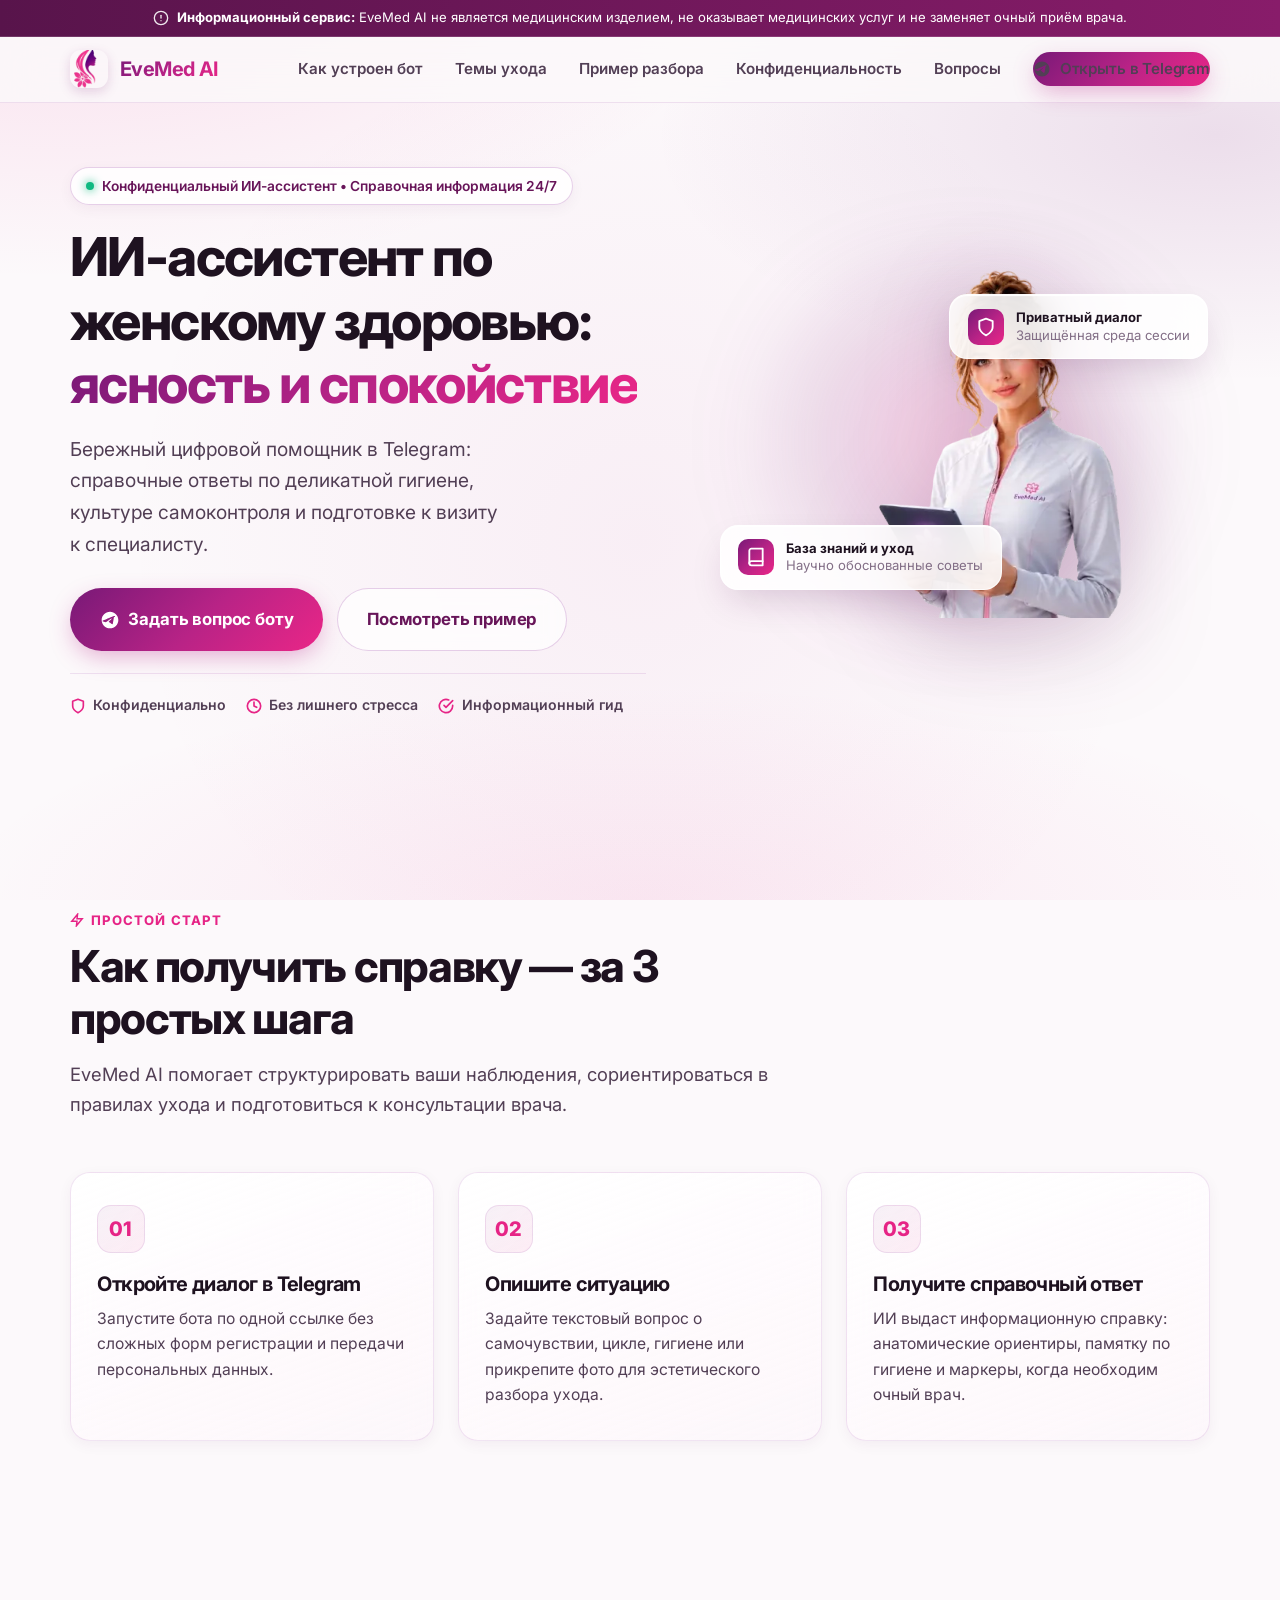
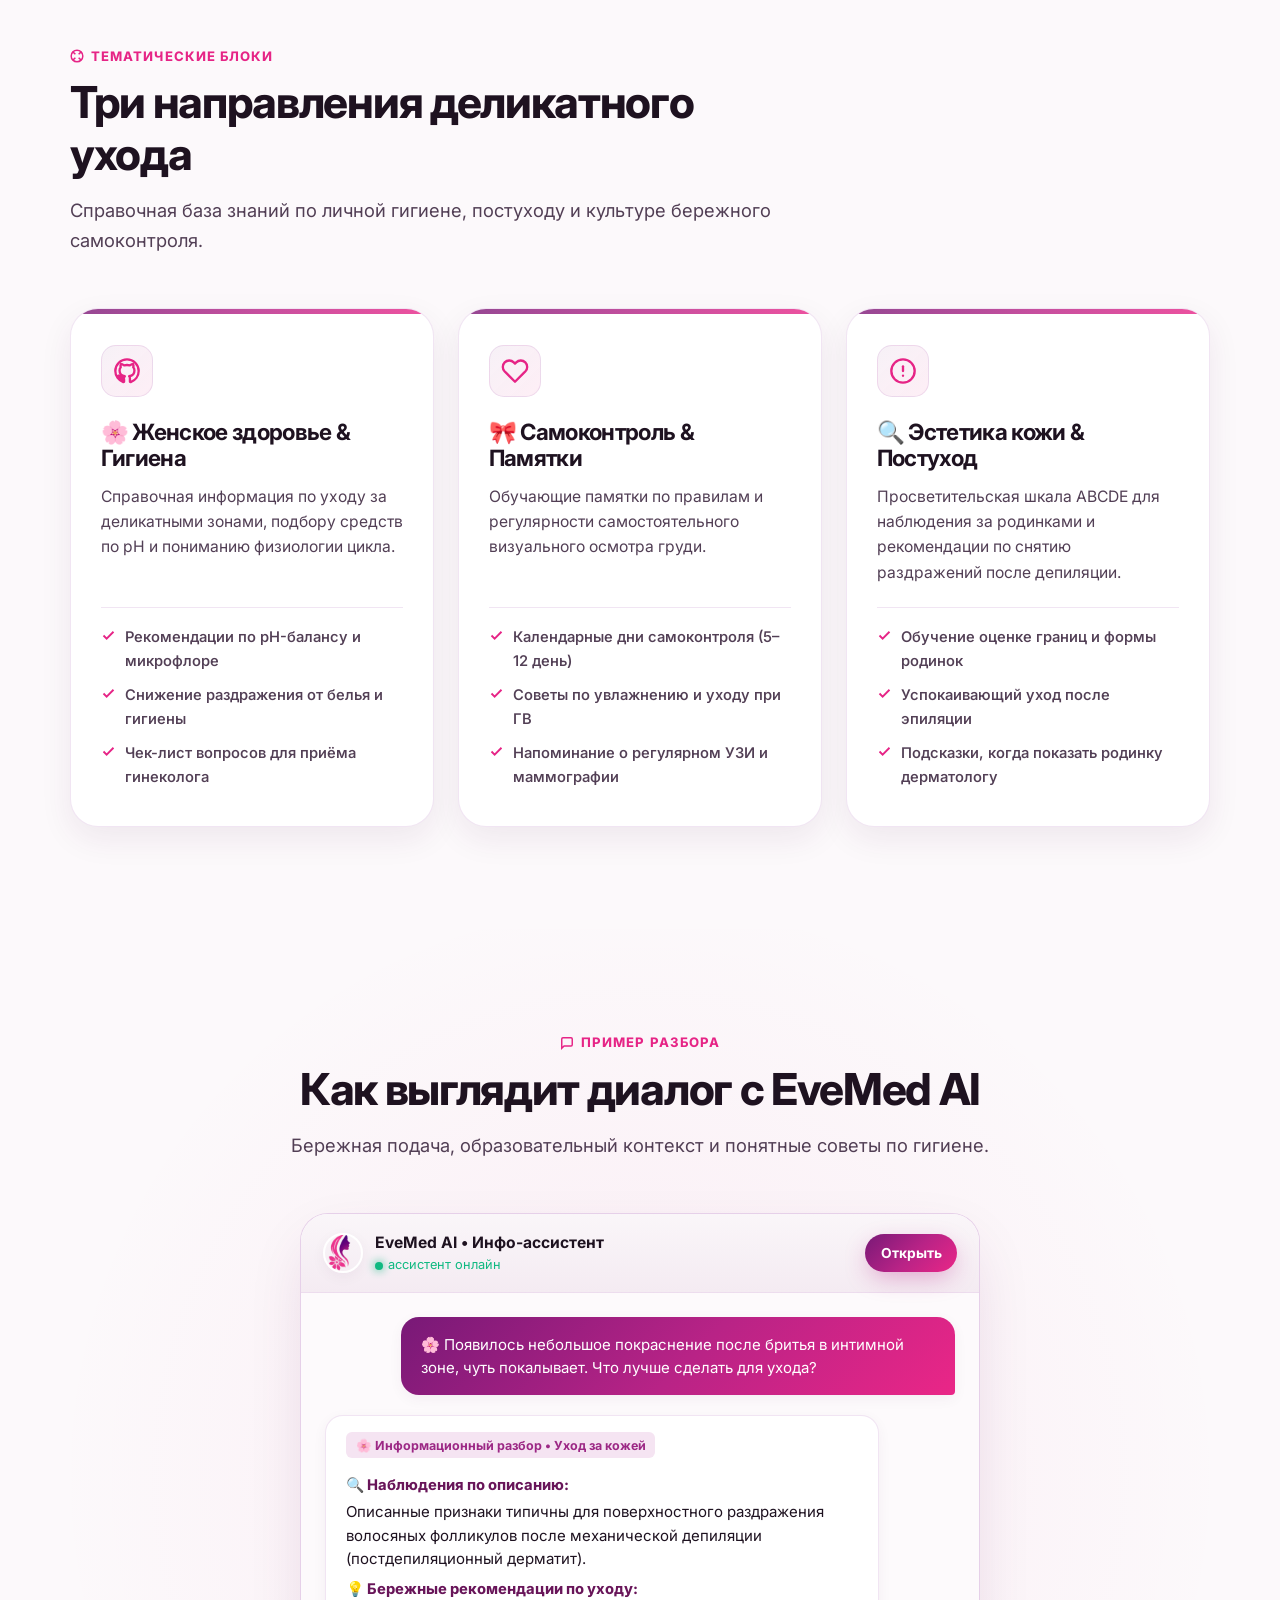
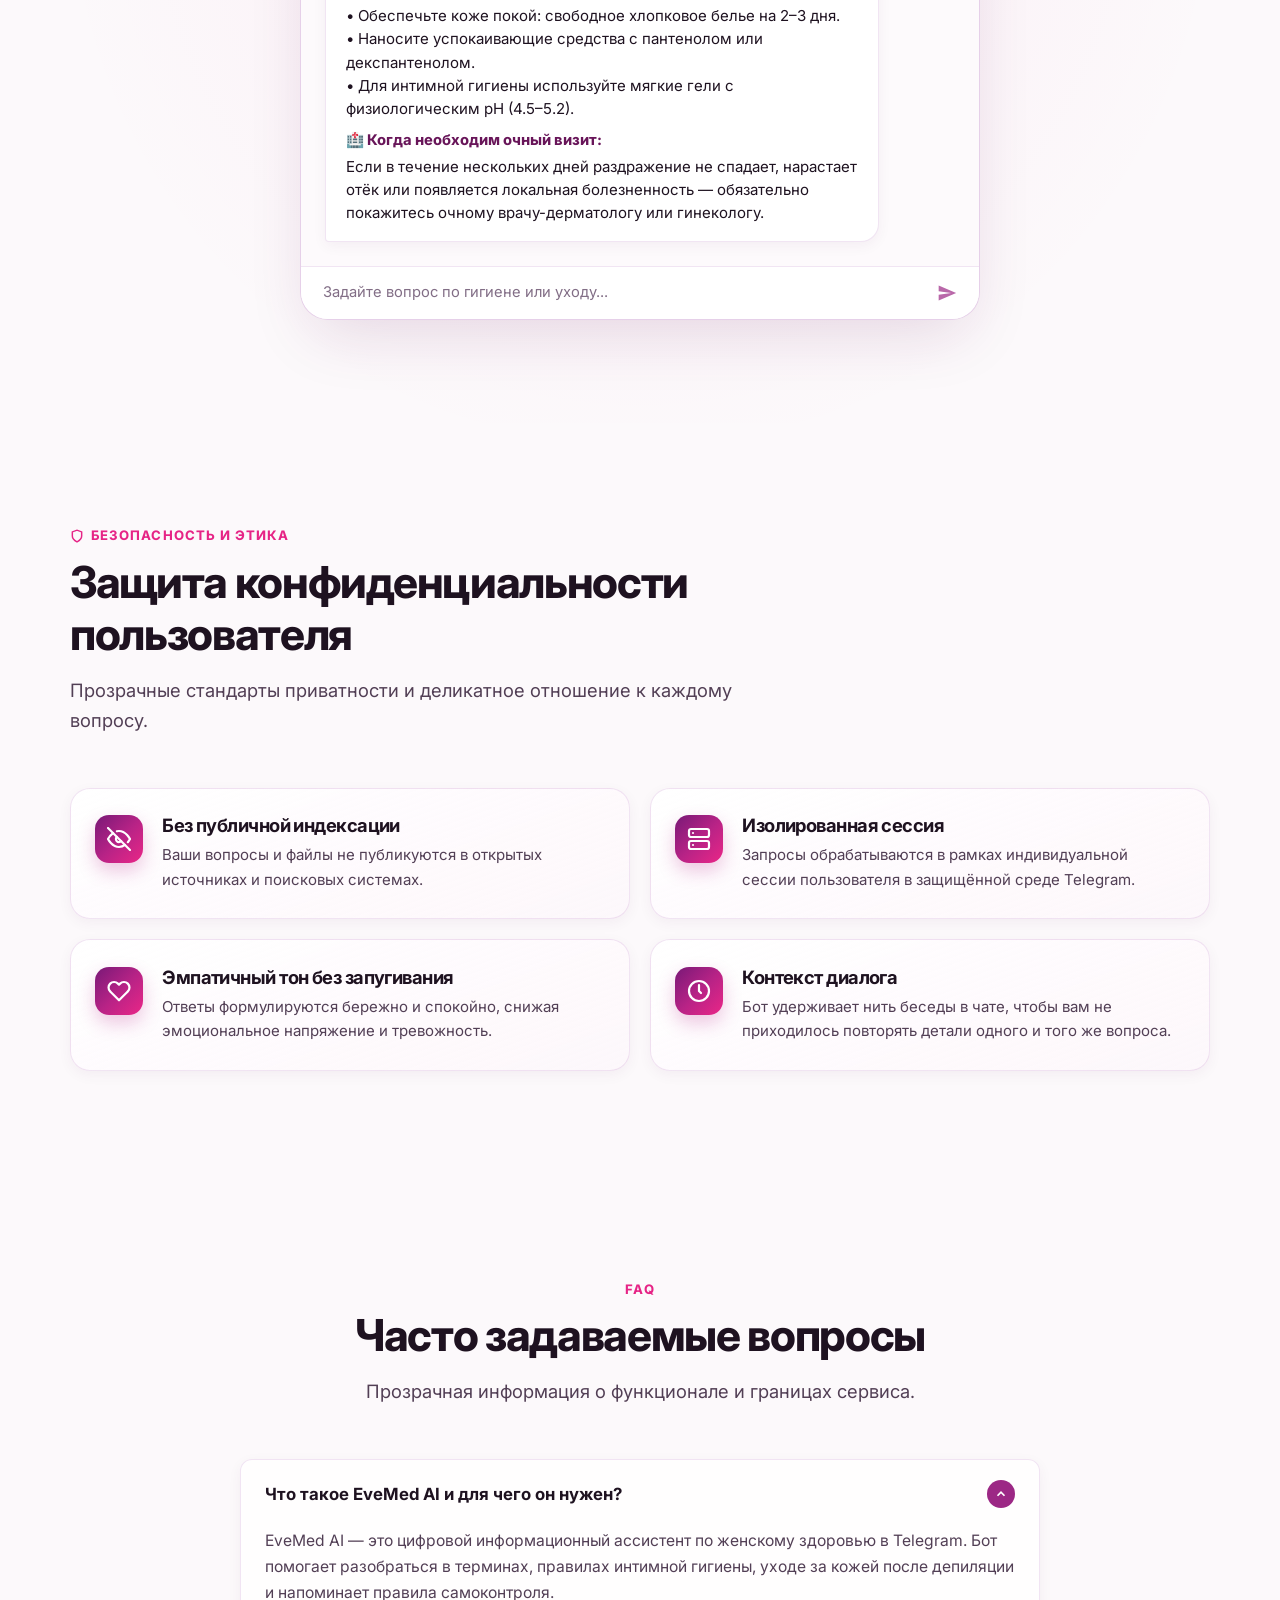
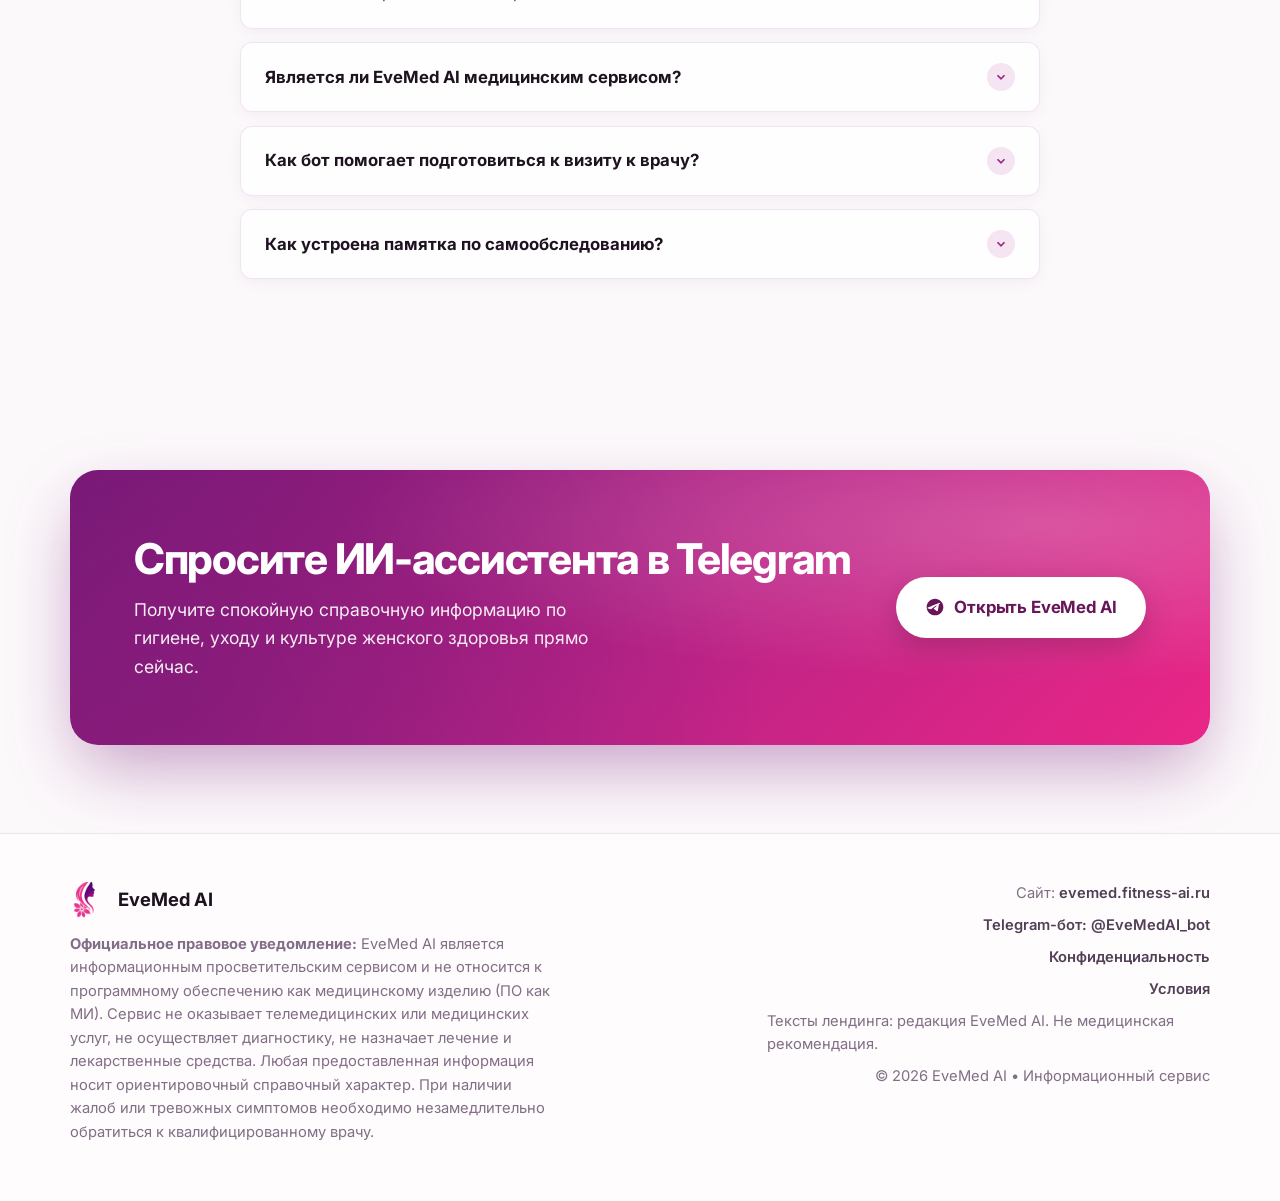
<file: index.html>
<!DOCTYPE html>
<html lang="ru">
<head>
  <meta charset="UTF-8">
  <meta name="viewport" content="width=device-width, initial-scale=1">
  <title>EveMed AI — ИИ по женскому здоровью в Telegram</title>
  <meta name="description" content="Справочный бот в Telegram: гигиена, уход и подготовка к визиту к врачу. Не ставит диагнозы и не заменяет приём.">
  <meta name="author" content="EveMed AI">
  <meta name="robots" content="index, follow, max-image-preview:large">
  <meta name="theme-color" content="#9c2885">
  <meta name="geo.region" content="RU">
  <meta name="geo.placename" content="Russia">
  <meta name="language" content="Russian">
  <link rel="canonical" href="https://evemed.fitness-ai.ru/">

  <meta property="og:type" content="website">
  <meta property="og:locale" content="ru_RU">
  <meta property="og:site_name" content="EveMed AI">
  <meta property="og:url" content="https://evemed.fitness-ai.ru/">
  <meta property="og:title" content="EveMed AI — ИИ по женскому здоровью в Telegram">
  <meta property="og:description" content="Справочный бот: гигиена, уход и подготовка к визиту к врачу. Не ставит диагнозы.">
  <meta property="og:image" content="https://evemed.fitness-ai.ru/images/og-image.jpg">
  <meta property="og:image:width" content="1200">
  <meta property="og:image:height" content="630">
  <meta property="og:image:alt" content="EveMed AI — информационный ассистент по женскому здоровью">

  <meta name="twitter:card" content="summary_large_image">
  <meta name="twitter:title" content="EveMed AI — ИИ по женскому здоровью в Telegram">
  <meta name="twitter:description" content="Справочный бот в Telegram. Не ставит диагнозы и не заменяет приём врача.">
  <meta name="twitter:image" content="https://evemed.fitness-ai.ru/images/og-image.jpg">

  <link rel="icon" href="https://evemed.fitness-ai.ru/favicon.png" type="image/png" sizes="120x120">
  <link rel="apple-touch-icon" href="https://evemed.fitness-ai.ru/favicon.png" sizes="120x120">
  <link rel="manifest" href="/site.webmanifest">

  <link rel="preconnect" href="https://fonts.googleapis.com">
  <link rel="preconnect" href="https://fonts.gstatic.com" crossorigin>
  <link href="https://fonts.googleapis.com/css2?family=Inter:wght@400;500;600;700;800&display=swap" rel="stylesheet">
  <link rel="preload" as="image" href="/images/girl.webp">
  <link rel="stylesheet" href="/css/styles.css">
  <link rel="preconnect" href="https://mc.yandex.ru">

  <!-- Yandex.Metrika counter -->
  <script type="text/javascript">
    (function(m,e,t,r,i,k,a){
        m[i]=m[i]||function(){(m[i].a=m[i].a||[]).push(arguments)};
        m[i].l=1*new Date();
        for (var j = 0; j < document.scripts.length; j++) {if (document.scripts[j].src === r) { return; }}
        k=e.createElement(t),a=e.getElementsByTagName(t)[0],k.async=1,k.src=r,a.parentNode.insertBefore(k,a)
    })(window, document,'script','https://mc.yandex.ru/metrika/tag.js?id=111509515', 'ym');

    ym(111509515, 'init', {ssr:true, webvisor:true, clickmap:true, ecommerce:"dataLayer", referrer: document.referrer, url: location.href, accurateTrackBounce:true, trackLinks:true});
  </script>
  <noscript><div><img src="https://mc.yandex.ru/watch/111509515" style="position:absolute; left:-9999px;" alt="" /></div></noscript>
  <!-- /Yandex.Metrika counter -->

  <script type="application/ld+json">
  {
    "@context": "https://schema.org",
    "@graph": [
      {
        "@type": "Organization",
        "@id": "https://evemed.fitness-ai.ru/#organization",
        "name": "EveMed AI",
        "url": "https://evemed.fitness-ai.ru/",
        "logo": "https://evemed.fitness-ai.ru/images/logo.webp",
        "description": "Информационный ИИ-ассистент по женскому здоровью, гигиене и деликатному уходу в Telegram.",
        "sameAs": ["https://t.me/EveMedAI_bot"],
        "areaServed": "RU",
        "inLanguage": "ru"
      },
      {
        "@type": "WebSite",
        "@id": "https://evemed.fitness-ai.ru/#website",
        "url": "https://evemed.fitness-ai.ru/",
        "name": "EveMed AI",
        "publisher": { "@id": "https://evemed.fitness-ai.ru/#organization" },
        "inLanguage": "ru-RU"
      },
      {
        "@type": "SoftwareApplication",
        "@id": "https://evemed.fitness-ai.ru/#app",
        "name": "EveMed AI",
        "applicationCategory": "LifestyleApplication",
        "operatingSystem": "Telegram",
        "offers": {
          "@type": "Offer",
          "price": "0",
          "priceCurrency": "RUB"
        },
        "description": "Telegram-бот для справочной информации по женскому здоровью, личной гигиене, уходу за кожей и подготовке к визиту к врачу.",
        "url": "https://t.me/EveMedAI_bot",
        "image": "https://evemed.fitness-ai.ru/images/girl.webp",
        "inLanguage": "ru"
      },
      {
        "@type": "FAQPage",
        "@id": "https://evemed.fitness-ai.ru/#faq",
        "mainEntity": [
          {
            "@type": "Question",
            "name": "Что такое EveMed AI?",
            "acceptedAnswer": {
              "@type": "Answer",
              "text": "EveMed AI — информационный цифровой ассистент в Telegram, созданный для просветительской поддержки по темам женского здоровья, деликатной гигиены, постухода и культуры самоконтроля."
            }
          },
          {
            "@type": "Question",
            "name": "Оказывает ли бот медицинские услуги или ставит диагнозы?",
            "acceptedAnswer": {
              "@type": "Answer",
              "text": "Нет. EveMed AI не является медицинским изделием и не оказывает медицинских услуг. Сервис носит исключительно информационно-просветительский характер и помогает сориентироваться в правилах ухода и сформулировать вопросы для очного приёма врача."
            }
          },
          {
            "@type": "Question",
            "name": "Как обеспечивается конфиденциальность пользователя?",
            "acceptedAnswer": {
              "@type": "Answer",
              "text": "Диалог с ботом происходит в защищённом интерфейсе Telegram. Материалы пользователя обрабатываются исключительно в рамках активного запроса и не публикуются в открытом доступе."
            }
          },
          {
            "@type": "Question",
            "name": "В каких вопросах полезен ассистент?",
            "acceptedAnswer": {
              "@type": "Answer",
              "text": "В вопросах деликатной гигиены, подбора pH-средств, постухода после эпиляции, напоминания графиков самообследования и ориентиров, когда целесообразно записаться к профильному специалисту."
            }
          }
        ]
      }
    ]
  }
  </script>
</head>
<body>
  <a class="skip-link" href="#main">Перейти к содержимому</a>

  <!-- Top Legal Disclaimer Banner -->
  <aside class="legal-top-banner" role="note" aria-label="Правовое предупреждение">
    <div class="container legal-top-inner">
      <svg width="16" height="16" viewBox="0 0 24 24" fill="none" stroke="currentColor" stroke-width="2" stroke-linecap="round" stroke-linejoin="round"><circle cx="12" cy="12" r="10"/><line x1="12" y1="8" x2="12" y2="12"/><line x1="12" y1="16" x2="12.01" y2="16"/></svg>
      <span><strong>Информационный сервис:</strong> EveMed AI не является медицинским изделием, не оказывает медицинских услуг и не заменяет очный приём врача.</span>
    </div>
  </aside>

  <header class="site-header">
    <div class="container header-inner">
      <a class="brand-lockup" href="/" aria-label="EveMed AI — на главную">
        <img class="brand-icon" src="/android-chrome-192x192.png" width="38" height="38" alt="EveMed AI">
        <span class="brand-name">EveMed AI</span>
      </a>
      <nav class="nav" aria-label="Основная навигация">
        <a href="#how">Как устроен бот</a>
        <a href="#directions">Темы ухода</a>
        <a href="#demo">Пример разбора</a>
        <a href="/privacy.html">Конфиденциальность</a>
        <a href="#faq">Вопросы</a>
        <a class="btn btn-primary" href="https://t.me/EveMedAI_bot" rel="noopener noreferrer" target="_blank">
          <svg width="18" height="18" viewBox="0 0 24 24" fill="currentColor"><path d="M12 2C6.48 2 2 6.48 2 12s4.48 10 10 10 10-4.48 10-10S17.52 2 12 2zm4.64 6.8c-.15 1.58-.8 5.42-1.13 7.19-.14.75-.42 1-.68 1.03-.58.05-1.02-.38-1.58-.75-.88-.58-1.38-.94-2.23-1.5-.99-.65-.35-1.01.22-1.59.15-.15 2.71-2.48 2.76-2.69.01-.03.01-.14-.07-.19-.08-.05-.19-.02-.27 0-.12.03-1.99 1.27-5.62 3.72-.53.36-1.01.54-1.44.53-.47-.01-1.38-.27-2.06-.49-.83-.27-1.49-.42-1.43-.88.03-.24.37-.49 1.02-.75 3.99-1.74 6.66-2.89 8-3.45 3.82-1.6 4.62-1.87 5.14-1.88.11 0 .37.03.54.17.14.12.18.28.2.45-.02.07-.02.16-.03.28z"/></svg>
          Открыть в Telegram
        </a>
      </nav>
      <button class="menu-toggle" type="button" aria-expanded="false" aria-controls="mobile-nav" aria-label="Открыть меню">
        <span aria-hidden="true"></span>
      </button>
    </div>
    <div class="container mobile-nav" id="mobile-nav">
      <a href="#how">Как устроен бот</a>
      <a href="#directions">Темы ухода</a>
      <a href="#demo">Пример разбора</a>
      <a href="/privacy.html">Конфиденциальность</a>
      <a href="#faq">Вопросы</a>
      <a class="btn btn-primary" href="https://t.me/EveMedAI_bot" rel="noopener noreferrer" target="_blank">
        <svg width="18" height="18" viewBox="0 0 24 24" fill="currentColor"><path d="M12 2C6.48 2 2 6.48 2 12s4.48 10 10 10 10-4.48 10-10S17.52 2 12 2zm4.64 6.8c-.15 1.58-.8 5.42-1.13 7.19-.14.75-.42 1-.68 1.03-.58.05-1.02-.38-1.58-.75-.88-.58-1.38-.94-2.23-1.5-.99-.65-.35-1.01.22-1.59.15-.15 2.71-2.48 2.76-2.69.01-.03.01-.14-.07-.19-.08-.05-.19-.02-.27 0-.12.03-1.99 1.27-5.62 3.72-.53.36-1.01.54-1.44.53-.47-.01-1.38-.27-2.06-.49-.83-.27-1.49-.42-1.43-.88.03-.24.37-.49 1.02-.75 3.99-1.74 6.66-2.89 8-3.45 3.82-1.6 4.62-1.87 5.14-1.88.11 0 .37.03.54.17.14.12.18.28.2.45-.02.07-.02.16-.03.28z"/></svg>
        Открыть в Telegram
      </a>
    </div>
  </header>

  <main id="main">
    <!-- Hero Section -->
    <section class="hero">
      <div class="container hero-grid">
        <div class="hero-copy">
          <div class="badge-pill">
            <span class="badge-dot"></span>
            Конфиденциальный ИИ-ассистент • Справочная информация 24/7
          </div>
          <h1>ИИ-ассистент по женскому здоровью: <span class="text-gradient">ясность и спокойствие</span></h1>
          <p class="hero-lead">Бережный цифровой помощник в Telegram: справочные ответы по деликатной гигиене, культуре самоконтроля и подготовке к визиту к специалисту.</p>
          <div class="hero-actions">
            <a class="btn btn-primary btn-lg" href="https://t.me/EveMedAI_bot" rel="noopener noreferrer" target="_blank">
              <svg width="20" height="20" viewBox="0 0 24 24" fill="currentColor"><path d="M12 2C6.48 2 2 6.48 2 12s4.48 10 10 10 10-4.48 10-10S17.52 2 12 2zm4.64 6.8c-.15 1.58-.8 5.42-1.13 7.19-.14.75-.42 1-.68 1.03-.58.05-1.02-.38-1.58-.75-.88-.58-1.38-.94-2.23-1.5-.99-.65-.35-1.01.22-1.59.15-.15 2.71-2.48 2.76-2.69.01-.03.01-.14-.07-.19-.08-.05-.19-.02-.27 0-.12.03-1.99 1.27-5.62 3.72-.53.36-1.01.54-1.44.53-.47-.01-1.38-.27-2.06-.49-.83-.27-1.49-.42-1.43-.88.03-.24.37-.49 1.02-.75 3.99-1.74 6.66-2.89 8-3.45 3.82-1.6 4.62-1.87 5.14-1.88.11 0 .37.03.54.17.14.12.18.28.2.45-.02.07-.02.16-.03.28z"/></svg>
              Задать вопрос боту
            </a>
            <a class="btn btn-ghost btn-lg" href="#demo">Посмотреть пример</a>
          </div>
          <div class="hero-features">
            <div class="hero-feat-item">
              <svg width="16" height="16" viewBox="0 0 24 24" fill="none" stroke="currentColor" stroke-width="2.5" stroke-linecap="round" stroke-linejoin="round"><path d="M12 22s8-4 8-10V5l-8-3-8 3v7c0 6 8 10 8 10z"/></svg>
              Конфиденциально
            </div>
            <div class="hero-feat-item">
              <svg width="16" height="16" viewBox="0 0 24 24" fill="none" stroke="currentColor" stroke-width="2.5" stroke-linecap="round" stroke-linejoin="round"><circle cx="12" cy="12" r="10"/><polyline points="12 6 12 12 16 14"/></svg>
              Без лишнего стресса
            </div>
            <div class="hero-feat-item">
              <svg width="16" height="16" viewBox="0 0 24 24" fill="none" stroke="currentColor" stroke-width="2.5" stroke-linecap="round" stroke-linejoin="round"><path d="M22 11.08V12a10 10 0 1 1-5.93-9.14"/><polyline points="22 4 12 14.01 9 11.01"/></svg>
              Информационный гид
            </div>
          </div>
        </div>

        <div class="hero-visual-stage">
          <div class="hero-visual-glow"></div>
          <div class="hero-image-wrapper">
            <img class="hero-character-img" src="/images/girl.webp" width="480" height="595" alt="EveMed AI цифровой ассистент" fetchpriority="high">
            
            <!-- Floating Badge Top -->
            <div class="floating-glass-card card-top">
              <div class="card-badge-icon">
                <svg width="20" height="20" viewBox="0 0 24 24" fill="none" stroke="currentColor" stroke-width="2.2" stroke-linecap="round" stroke-linejoin="round"><path d="M12 22s8-4 8-10V5l-8-3-8 3v7c0 6 8 10 8 10z"/></svg>
              </div>
              <div class="card-badge-content">
                <div class="card-badge-title">Приватный диалог</div>
                <div class="card-badge-desc">Защищённая среда сессии</div>
              </div>
            </div>

            <!-- Floating Badge Bottom -->
            <div class="floating-glass-card card-bottom">
              <div class="card-badge-icon">
                <svg width="20" height="20" viewBox="0 0 24 24" fill="none" stroke="currentColor" stroke-width="2.2" stroke-linecap="round" stroke-linejoin="round"><path d="M4 19.5A2.5 2.5 0 0 1 6.5 17H20"/><path d="M6.5 2H20v20H6.5A2.5 2.5 0 0 1 4 19.5v-15A2.5 2.5 0 0 1 6.5 2z"/></svg>
              </div>
              <div class="card-badge-content">
                <div class="card-badge-title">База знаний и уход</div>
                <div class="card-badge-desc">Научно обоснованные советы</div>
              </div>
            </div>
          </div>
        </div>
      </div>
    </section>

    <!-- How it works -->
    <section class="section" id="how" aria-labelledby="how-title">
      <div class="container">
        <div class="section-head">
          <span class="eyebrow">
            <svg width="14" height="14" viewBox="0 0 24 24" fill="none" stroke="currentColor" stroke-width="2.5"><polygon points="13 2 3 14 12 14 11 22 21 10 12 10 13 2"/></svg>
            Простой старт
          </span>
          <h2 id="how-title">Как получить справку — за 3 простых шага</h2>
          <p class="section-lead">EveMed AI помогает структурировать ваши наблюдения, сориентироваться в правилах ухода и подготовиться к консультации врача.</p>
        </div>
        <div class="steps">
          <article class="step-card">
            <div class="step-number">01</div>
            <h3>Откройте диалог в Telegram</h3>
            <p>Запустите бота по одной ссылке без сложных форм регистрации и передачи персональных данных.</p>
          </article>
          <article class="step-card">
            <div class="step-number">02</div>
            <h3>Опишите ситуацию</h3>
            <p>Задайте текстовый вопрос о самочувствии, цикле, гигиене или прикрепите фото для эстетического разбора ухода.</p>
          </article>
          <article class="step-card">
            <div class="step-number">03</div>
            <h3>Получите справочный ответ</h3>
            <p>ИИ выдаст информационную справку: анатомические ориентиры, памятку по гигиене и маркеры, когда необходим очный врач.</p>
          </article>
        </div>
      </div>
    </section>

    <!-- Specializations / Topics -->
    <section class="section" id="directions" aria-labelledby="dir-title">
      <div class="container">
        <div class="section-head">
          <span class="eyebrow">
            <svg width="14" height="14" viewBox="0 0 24 24" fill="none" stroke="currentColor" stroke-width="2.5"><circle cx="12" cy="12" r="10"/><path d="m4.93 4.93 4.24 4.24"/><path d="m14.83 9.17 4.24-4.24"/><path d="m14.83 14.83 4.24 4.24"/><path d="m9.17 14.83-4.24 4.24"/></svg>
            Тематические блоки
          </span>
          <h2 id="dir-title">Три направления деликатного ухода</h2>
          <p class="section-lead">Справочная база знаний по личной гигиене, постуходу и культуре бережного самоконтроля.</p>
        </div>
        <div class="directions">
          <article class="direction-card">
            <div class="dir-icon-wrap">
              <svg width="28" height="28" viewBox="0 0 24 24" fill="none" stroke="currentColor" stroke-width="2" stroke-linecap="round" stroke-linejoin="round"><path d="M12 2a10 10 0 0 0-10 10c0 4.42 2.87 8.17 6.84 9.5.5.08.66-.23.66-.5v-1.69c-2.77.6-3.36-1.34-3.36-1.34-.46-1.16-1.11-1.47-1.11-1.47-.91-.62.07-.6.07-.6 1 .07 1.53 1.03 1.53 1.03.87 1.52 2.34 1.07 2.91.83.09-.65.35-1.09.63-1.34-2.22-.25-4.55-1.11-4.55-4.92 0-1.11.38-2 1.03-2.71-.1-.25-.45-1.29.1-2.64 0 0 .84-.27 2.75 1.02.79-.22 1.65-.33 2.5-.33.85 0 1.71.11 2.5.33 1.91-1.29 2.75-1.02 2.75-1.02.55 1.35.2 2.39.1 2.64.65.71 1.03 1.6 1.03 2.71 0 3.82-2.34 4.66-4.57 4.91.36.31.69.92.69 1.85V21c0 .27.16.59.67.5C19.14 20.16 22 16.42 22 12A10 10 0 0 0 12 2z"/></svg>
            </div>
            <h3>🌸 Женское здоровье & Гигиена</h3>
            <p>Справочная информация по уходу за деликатными зонами, подбору средств по pH и пониманию физиологии цикла.</p>
            <ul class="dir-checklist">
              <li><svg width="15" height="15" viewBox="0 0 24 24" fill="none" stroke="currentColor" stroke-width="3"><polyline points="20 6 9 17 4 12"/></svg> Рекомендации по pH-балансу и микрофлоре</li>
              <li><svg width="15" height="15" viewBox="0 0 24 24" fill="none" stroke="currentColor" stroke-width="3"><polyline points="20 6 9 17 4 12"/></svg> Снижение раздражения от белья и гигиены</li>
              <li><svg width="15" height="15" viewBox="0 0 24 24" fill="none" stroke="currentColor" stroke-width="3"><polyline points="20 6 9 17 4 12"/></svg> Чек-лист вопросов для приёма гинеколога</li>
            </ul>
          </article>

          <article class="direction-card">
            <div class="dir-icon-wrap">
              <svg width="28" height="28" viewBox="0 0 24 24" fill="none" stroke="currentColor" stroke-width="2" stroke-linecap="round" stroke-linejoin="round"><path d="M20.84 4.61a5.5 5.5 0 0 0-7.78 0L12 5.67l-1.06-1.06a5.5 5.5 0 0 0-7.78 7.78l1.06 1.06L12 21.23l7.78-7.78 1.06-1.06a5.5 5.5 0 0 0 0-7.78z"/></svg>
            </div>
            <h3>🎀 Самоконтроль & Памятки</h3>
            <p>Обучающие памятки по правилам и регулярности самостоятельного визуального осмотра груди.</p>
            <ul class="dir-checklist">
              <li><svg width="15" height="15" viewBox="0 0 24 24" fill="none" stroke="currentColor" stroke-width="3"><polyline points="20 6 9 17 4 12"/></svg> Календарные дни самоконтроля (5–12 день)</li>
              <li><svg width="15" height="15" viewBox="0 0 24 24" fill="none" stroke="currentColor" stroke-width="3"><polyline points="20 6 9 17 4 12"/></svg> Советы по увлажнению и уходу при ГВ</li>
              <li><svg width="15" height="15" viewBox="0 0 24 24" fill="none" stroke="currentColor" stroke-width="3"><polyline points="20 6 9 17 4 12"/></svg> Напоминание о регулярном УЗИ и маммографии</li>
            </ul>
          </article>

          <article class="direction-card">
            <div class="dir-icon-wrap">
              <svg width="28" height="28" viewBox="0 0 24 24" fill="none" stroke="currentColor" stroke-width="2" stroke-linecap="round" stroke-linejoin="round"><circle cx="12" cy="12" r="10"/><line x1="12" y1="8" x2="12" y2="12"/><line x1="12" y1="16" x2="12.01" y2="16"/></svg>
            </div>
            <h3>🔍 Эстетика кожи & Постуход</h3>
            <p>Просветительская шкала ABCDE для наблюдения за родинками и рекомендации по снятию раздражений после депиляции.</p>
            <ul class="dir-checklist">
              <li><svg width="15" height="15" viewBox="0 0 24 24" fill="none" stroke="currentColor" stroke-width="3"><polyline points="20 6 9 17 4 12"/></svg> Обучение оценке границ и формы родинок</li>
              <li><svg width="15" height="15" viewBox="0 0 24 24" fill="none" stroke="currentColor" stroke-width="3"><polyline points="20 6 9 17 4 12"/></svg> Успокаивающий уход после эпиляции</li>
              <li><svg width="15" height="15" viewBox="0 0 24 24" fill="none" stroke="currentColor" stroke-width="3"><polyline points="20 6 9 17 4 12"/></svg> Подсказки, когда показать родинку дерматологу</li>
            </ul>
          </article>
        </div>
      </div>
    </section>

    <!-- Live Demo Section -->
    <section class="section demo-section" id="demo" aria-labelledby="demo-title">
      <div class="container">
        <div class="section-head center">
          <span class="eyebrow">
            <svg width="14" height="14" viewBox="0 0 24 24" fill="none" stroke="currentColor" stroke-width="2.5"><path d="M21 15a2 2 0 0 1-2 2H7l-4 4V5a2 2 0 0 1 2-2h14a2 2 0 0 1 2 2z"/></svg>
            Пример разбора
          </span>
          <h2 id="demo-title">Как выглядит диалог с EveMed AI</h2>
          <p class="section-lead">Бережная подача, образовательный контекст и понятные советы по гигиене.</p>
        </div>

        <div class="chat-mockup-wrapper">
          <div class="chat-mockup-header">
            <div class="chat-bot-info">
              <img class="chat-bot-avatar" src="/android-chrome-192x192.png" width="40" height="40" alt="EveMed Bot">
              <div>
                <div class="chat-bot-title">EveMed AI • Инфо-ассистент</div>
                <div class="chat-bot-status"><span class="badge-dot"></span> ассистент онлайн</div>
              </div>
            </div>
            <a class="btn btn-primary" style="padding: 0.5rem 1rem; font-size: 0.86rem;" href="https://t.me/EveMedAI_bot" target="_blank" rel="noopener">Открыть</a>
          </div>

          <div class="chat-mockup-body">
            <div class="chat-bubble user">
              🌸 Появилось небольшое покраснение после бритья в интимной зоне, чуть покалывает. Что лучше сделать для ухода?
            </div>

            <div class="chat-bubble bot">
              <span class="bot-tag">🌸 Информационный разбор • Уход за кожей</span>
              
              <div class="chat-structured-title">🔍 Наблюдения по описанию:</div>
              Описанные признаки типичны для поверхностного раздражения волосяных фолликулов после механической депиляции (постдепиляционный дерматит).

              <div class="chat-structured-title">💡 Бережные рекомендации по уходу:</div>
              • Обеспечьте коже покой: свободное хлопковое белье на 2–3 дня.<br>
              • Наносите успокаивающие средства с пантенолом или декспантенолом.<br>
              • Для интимной гигиены используйте мягкие гели с физиологическим pH (4.5–5.2).

              <div class="chat-structured-title">🏥 Когда необходим очный визит:</div>
              Если в течение нескольких дней раздражение не спадает, нарастает отёк или появляется локальная болезненность — обязательно покажитесь очному врачу-дерматологу или гинекологу.
            </div>
          </div>

          <div class="chat-mockup-footer">
            <span class="chat-input-placeholder">Задайте вопрос по гигиене или уходу...</span>
            <svg width="20" height="20" viewBox="0 0 24 24" fill="var(--brand)" style="opacity: 0.7;"><path d="M2.01 21L23 12 2.01 3 2 10l15 2-15 2z"/></svg>
          </div>
        </div>
      </div>
    </section>

    <!-- Trust & Privacy -->
    <section class="section" id="privacy" aria-labelledby="privacy-title">
      <div class="container">
        <div class="section-head">
          <span class="eyebrow">
            <svg width="14" height="14" viewBox="0 0 24 24" fill="none" stroke="currentColor" stroke-width="2.5"><path d="M12 22s8-4 8-10V5l-8-3-8 3v7c0 6 8 10 8 10z"/></svg>
            Безопасность и этика
          </span>
          <h2 id="privacy-title">Защита конфиденциальности пользователя</h2>
          <p class="section-lead">Прозрачные стандарты приватности и деликатное отношение к каждому вопросу.</p>
        </div>
        <div class="trust-grid">
          <article class="trust-item">
            <div class="trust-icon-box">
              <svg width="24" height="24" viewBox="0 0 24 24" fill="none" stroke="currentColor" stroke-width="2.2" stroke-linecap="round" stroke-linejoin="round"><path d="M17.94 17.94A10.07 10.07 0 0 1 12 20c-7 0-11-8-11-8a18.45 18.45 0 0 1 5.06-5.94M9.9 4.24A9.12 9.12 0 0 1 12 4c7 0 11 8 11 8a18.5 18.5 0 0 1-2.16 3.19m-6.72-1.07a3 3 0 1 1-4.24-4.24"/><line x1="1" y1="1" x2="23" y2="23"/></svg>
            </div>
            <div>
              <h3>Без публичной индексации</h3>
              <p>Ваши вопросы и файлы не публикуются в открытых источниках и поисковых системах.</p>
            </div>
          </article>

          <article class="trust-item">
            <div class="trust-icon-box">
              <svg width="24" height="24" viewBox="0 0 24 24" fill="none" stroke="currentColor" stroke-width="2.2" stroke-linecap="round" stroke-linejoin="round"><rect x="2" y="2" width="20" height="8" rx="2" ry="2"/><rect x="2" y="14" width="20" height="8" rx="2" ry="2"/><line x1="6" y1="6" x2="6.01" y2="6"/><line x1="6" y1="18" x2="6.01" y2="18"/></svg>
            </div>
            <div>
              <h3>Изолированная сессия</h3>
              <p>Запросы обрабатываются в рамках индивидуальной сессии пользователя в защищённой среде Telegram.</p>
            </div>
          </article>

          <article class="trust-item">
            <div class="trust-icon-box">
              <svg width="24" height="24" viewBox="0 0 24 24" fill="none" stroke="currentColor" stroke-width="2.2" stroke-linecap="round" stroke-linejoin="round"><path d="M20.84 4.61a5.5 5.5 0 0 0-7.78 0L12 5.67l-1.06-1.06a5.5 5.5 0 0 0-7.78 7.78l1.06 1.06L12 21.23l7.78-7.78 1.06-1.06a5.5 5.5 0 0 0 0-7.78z"/></svg>
            </div>
            <div>
              <h3>Эмпатичный тон без запугивания</h3>
              <p>Ответы формулируются бережно и спокойно, снижая эмоциональное напряжение и тревожность.</p>
            </div>
          </article>

          <article class="trust-item">
            <div class="trust-icon-box">
              <svg width="24" height="24" viewBox="0 0 24 24" fill="none" stroke="currentColor" stroke-width="2.2" stroke-linecap="round" stroke-linejoin="round"><circle cx="12" cy="12" r="10"/><polyline points="12 6 12 12 14 14"/></svg>
            </div>
            <div>
              <h3>Контекст диалога</h3>
              <p>Бот удерживает нить беседы в чате, чтобы вам не приходилось повторять детали одного и того же вопроса.</p>
            </div>
          </article>
        </div>
      </div>
    </section>

    <!-- FAQ Section -->
    <section class="section" id="faq" aria-labelledby="faq-title">
      <div class="container">
        <div class="section-head center">
          <span class="eyebrow">FAQ</span>
          <h2 id="faq-title">Часто задаваемые вопросы</h2>
          <p class="section-lead">Прозрачная информация о функционале и границах сервиса.</p>
        </div>
        <div class="faq-list">
          <details class="faq-item" open>
            <summary>
              Что такое EveMed AI и для чего он нужен?
              <span class="faq-chevron"><svg width="14" height="14" viewBox="0 0 24 24" fill="none" stroke="currentColor" stroke-width="3"><polyline points="6 9 12 15 18 9"/></svg></span>
            </summary>
            <p>EveMed AI — это цифровой информационный ассистент по женскому здоровью в Telegram. Бот помогает разобраться в терминах, правилах интимной гигиены, уходе за кожей после депиляции и напоминает правила самоконтроля.</p>
          </details>

          <details class="faq-item">
            <summary>
              Является ли EveMed AI медицинским сервисом?
              <span class="faq-chevron"><svg width="14" height="14" viewBox="0 0 24 24" fill="none" stroke="currentColor" stroke-width="3"><polyline points="6 9 12 15 18 9"/></svg></span>
            </summary>
            <p><strong>Нет.</strong> Бот не является медицинским изделием и не оказывает телемедицинских или иных медицинских услуг. Сервис носит строго информационный и просветительский характер. Для постановки диагноза, назначения лечения и сдачи анализов всегда необходим очный приём лицензированного врача.</p>
          </details>

          <details class="faq-item">
            <summary>
              Как бот помогает подготовиться к визиту к врачу?
              <span class="faq-chevron"><svg width="14" height="14" viewBox="0 0 24 24" fill="none" stroke="currentColor" stroke-width="3"><polyline points="6 9 12 15 18 9"/></svg></span>
            </summary>
            <p>Ассистент помогает структурировать беспокоящие симптомы, составить список конкретных вопросов для доктора и подскажет, какие данные (день цикла, динамика ощущений) могут пригодиться на очной консультации.</p>
          </details>

          <details class="faq-item">
            <summary>
              Как устроена памятка по самообследованию?
              <span class="faq-chevron"><svg width="14" height="14" viewBox="0 0 24 24" fill="none" stroke="currentColor" stroke-width="3"><polyline points="6 9 12 15 18 9"/></svg></span>
            </summary>
            <p>Бот напоминает рекомендованные дни менструального цикла (5–12 день) для самостоятельного наблюдения за молочными железами, подсказывает базовые правила самоосмотра и разъясняет, почему важно регулярно проходить профилактическое УЗИ или маммографию.</p>
          </details>
        </div>
      </div>
    </section>

    <!-- CTA Band -->
    <section class="cta-band" aria-labelledby="cta-title">
      <div class="container">
        <div class="cta-panel">
          <div>
            <h2 id="cta-title">Спросите ИИ-ассистента в Telegram</h2>
            <p>Получите спокойную справочную информацию по гигиене, уходу и культуре женского здоровья прямо сейчас.</p>
          </div>
          <a class="btn btn-primary btn-lg" href="https://t.me/EveMedAI_bot" rel="noopener noreferrer" target="_blank">
            <svg width="20" height="20" viewBox="0 0 24 24" fill="currentColor"><path d="M12 2C6.48 2 2 6.48 2 12s4.48 10 10 10 10-4.48 10-10S17.52 2 12 2zm4.64 6.8c-.15 1.58-.8 5.42-1.13 7.19-.14.75-.42 1-.68 1.03-.58.05-1.02-.38-1.58-.75-.88-.58-1.38-.94-2.23-1.5-.99-.65-.35-1.01.22-1.59.15-.15 2.71-2.48 2.76-2.69.01-.03.01-.14-.07-.19-.08-.05-.19-.02-.27 0-.12.03-1.99 1.27-5.62 3.72-.53.36-1.01.54-1.44.53-.47-.01-1.38-.27-2.06-.49-.83-.27-1.49-.42-1.43-.88.03-.24.37-.49 1.02-.75 3.99-1.74 6.66-2.89 8-3.45 3.82-1.6 4.62-1.87 5.14-1.88.11 0 .37.03.54.17.14.12.18.28.2.45-.02.07-.02.16-.03.28z"/></svg>
            Открыть EveMed AI
          </a>
        </div>
      </div>
    </section>
  </main>

  <footer class="site-footer">
    <div class="container footer-grid">
      <div>
        <div class="footer-brand">
          <img src="/android-chrome-192x192.png" width="36" height="36" alt="EveMed AI">
          <strong>EveMed AI</strong>
        </div>
        <p class="disclaimer">
          <strong>Официальное правовое уведомление:</strong> EveMed AI является информационным просветительским сервисом и не относится к программному обеспечению как медицинскому изделию (ПО как МИ). Сервис не оказывает телемедицинских или медицинских услуг, не осуществляет диагностику, не назначает лечение и лекарственные средства. Любая предоставленная информация носит ориентировочный справочный характер. При наличии жалоб или тревожных симптомов необходимо незамедлительно обратиться к квалифицированному врачу.
        </p>
      </div>
      <div class="footer-meta">
        <span>Сайт: <a href="https://evemed.fitness-ai.ru/">evemed.fitness-ai.ru</a></span>
        <a href="https://t.me/EveMedAI_bot" rel="noopener noreferrer" target="_blank">Telegram-бот: @EveMedAI_bot</a>
        <a href="/privacy.html">Конфиденциальность</a>
        <a href="/terms.html">Условия</a>
        <span>Тексты лендинга: редакция EveMed AI. Не медицинская рекомендация.</span>
        <span>© <span id="year">2026</span> EveMed AI • Информационный сервис</span>
      </div>
    </div>
  </footer>

  <script src="/js/main.js" defer></script>
  <script>
    document.getElementById("year").textContent = String(new Date().getFullYear());
  </script>
</body>
</html>
</file>
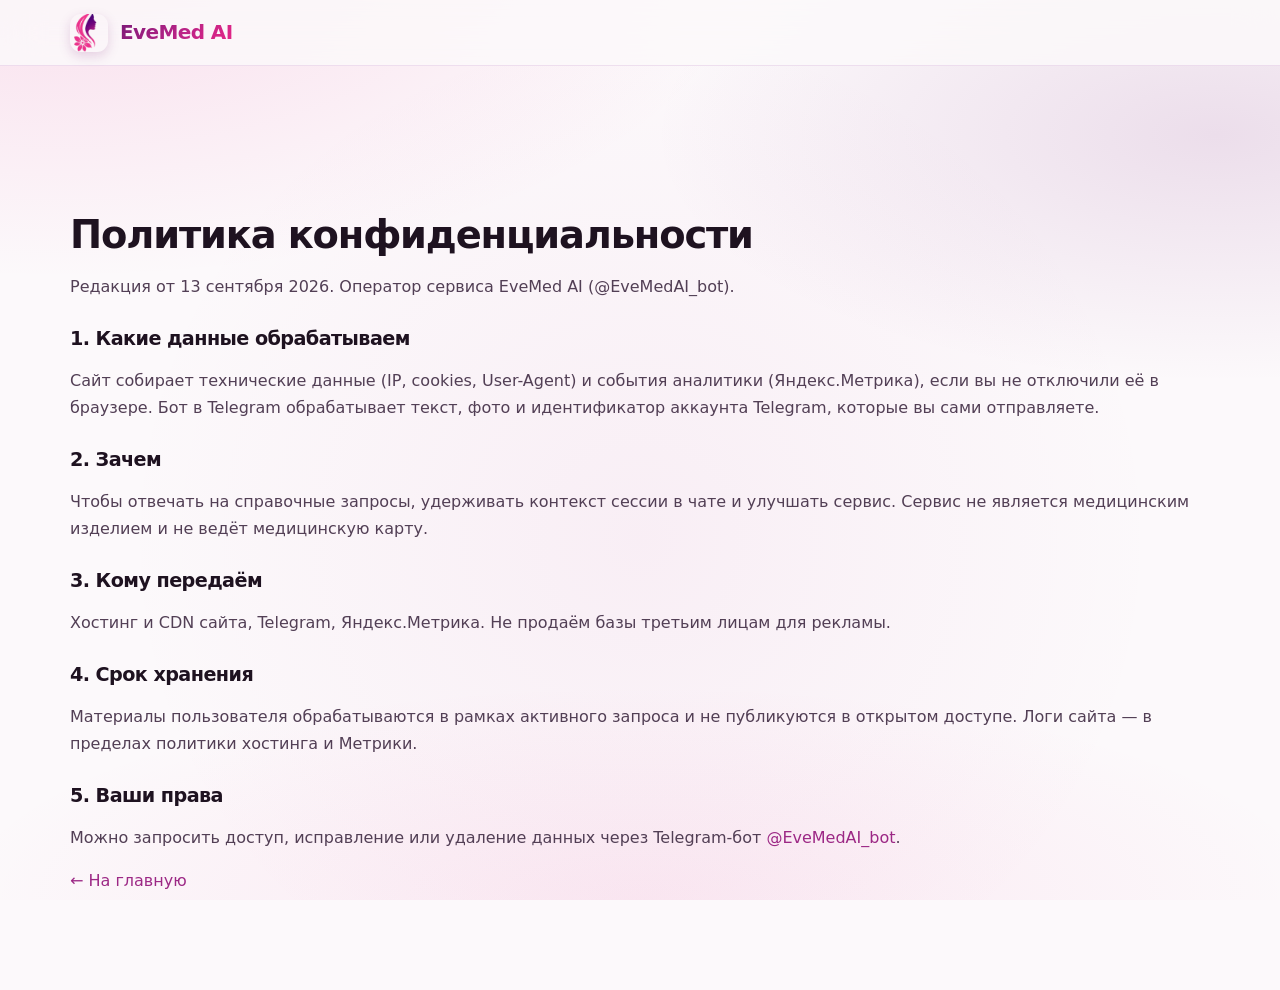
<file: privacy.html>
<!DOCTYPE html>
<html lang="ru">
<head>
  <meta charset="UTF-8">
  <meta name="viewport" content="width=device-width, initial-scale=1">
  <title>Политика конфиденциальности — EveMed AI</title>
  <meta name="description" content="Как EveMed AI обрабатывает данные сайта и Telegram-бота @EveMedAI_bot.">
  <meta name="robots" content="index, follow">
  <link rel="canonical" href="https://evemed.fitness-ai.ru/privacy.html">
  <link rel="icon" href="https://evemed.fitness-ai.ru/favicon.png" type="image/png" sizes="120x120">
  <link rel="stylesheet" href="/css/styles.css">
</head>
<body>
  <header class="site-header">
    <div class="container header-inner">
      <a class="brand-lockup" href="/" aria-label="EveMed AI — на главную">
        <img class="brand-icon" src="/android-chrome-192x192.png" width="38" height="38" alt="EveMed AI">
        <span class="brand-name">EveMed AI</span>
      </a>
    </div>
  </header>
  <main class="legal-page">
    <div class="container">
      <h1>Политика конфиденциальности</h1>
      <p class="legal-lead">Редакция от 13 сентября 2026. Оператор сервиса EveMed AI (@EveMedAI_bot).</p>
      <h2>1. Какие данные обрабатываем</h2>
      <p>Сайт собирает технические данные (IP, cookies, User-Agent) и события аналитики (Яндекс.Метрика), если вы не отключили её в браузере. Бот в Telegram обрабатывает текст, фото и идентификатор аккаунта Telegram, которые вы сами отправляете.</p>
      <h2>2. Зачем</h2>
      <p>Чтобы отвечать на справочные запросы, удерживать контекст сессии в чате и улучшать сервис. Сервис не является медицинским изделием и не ведёт медицинскую карту.</p>
      <h2>3. Кому передаём</h2>
      <p>Хостинг и CDN сайта, Telegram, Яндекс.Метрика. Не продаём базы третьим лицам для рекламы.</p>
      <h2>4. Срок хранения</h2>
      <p>Материалы пользователя обрабатываются в рамках активного запроса и не публикуются в открытом доступе. Логи сайта — в пределах политики хостинга и Метрики.</p>
      <h2>5. Ваши права</h2>
      <p>Можно запросить доступ, исправление или удаление данных через Telegram-бот <a href="https://t.me/EveMedAI_bot">@EveMedAI_bot</a>.</p>
      <p><a href="/">← На главную</a></p>
    </div>
  </main>
</body>
</html>
</file>
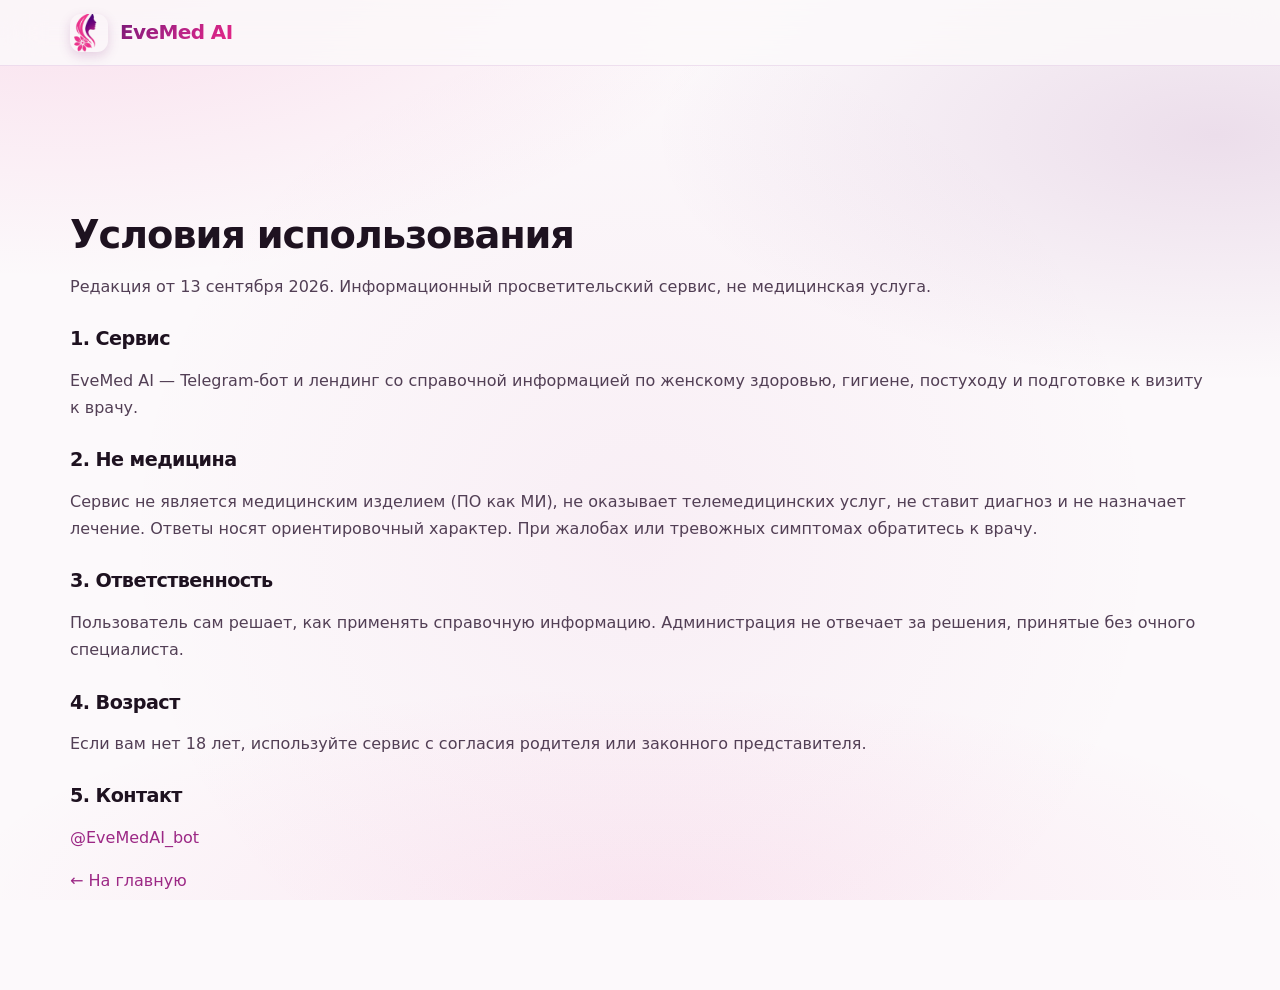
<file: terms.html>
<!DOCTYPE html>
<html lang="ru">
<head>
  <meta charset="UTF-8">
  <meta name="viewport" content="width=device-width, initial-scale=1">
  <title>Условия использования — EveMed AI</title>
  <meta name="description" content="Условия использования сайта EveMed AI и Telegram-бота @EveMedAI_bot.">
  <meta name="robots" content="index, follow">
  <link rel="canonical" href="https://evemed.fitness-ai.ru/terms.html">
  <link rel="icon" href="https://evemed.fitness-ai.ru/favicon.png" type="image/png" sizes="120x120">
  <link rel="stylesheet" href="/css/styles.css">
</head>
<body>
  <header class="site-header">
    <div class="container header-inner">
      <a class="brand-lockup" href="/" aria-label="EveMed AI — на главную">
        <img class="brand-icon" src="/android-chrome-192x192.png" width="38" height="38" alt="EveMed AI">
        <span class="brand-name">EveMed AI</span>
      </a>
    </div>
  </header>
  <main class="legal-page">
    <div class="container">
      <h1>Условия использования</h1>
      <p class="legal-lead">Редакция от 13 сентября 2026. Информационный просветительский сервис, не медицинская услуга.</p>
      <h2>1. Сервис</h2>
      <p>EveMed AI — Telegram-бот и лендинг со справочной информацией по женскому здоровью, гигиене, постуходу и подготовке к визиту к врачу.</p>
      <h2>2. Не медицина</h2>
      <p>Сервис не является медицинским изделием (ПО как МИ), не оказывает телемедицинских услуг, не ставит диагноз и не назначает лечение. Ответы носят ориентировочный характер. При жалобах или тревожных симптомах обратитесь к врачу.</p>
      <h2>3. Ответственность</h2>
      <p>Пользователь сам решает, как применять справочную информацию. Администрация не отвечает за решения, принятые без очного специалиста.</p>
      <h2>4. Возраст</h2>
      <p>Если вам нет 18 лет, используйте сервис с согласия родителя или законного представителя.</p>
      <h2>5. Контакт</h2>
      <p><a href="https://t.me/EveMedAI_bot">@EveMedAI_bot</a></p>
      <p><a href="/">← На главную</a></p>
    </div>
  </main>
</body>
</html>
</file>
<file: css/styles.css>
/* EveMed AI — Premium FemTech Design System */
:root {
  --bg: #fcf9fb;
  --bg-subtle: #f6edf4;
  --bg-deep: #efe2ed;
  --surface: rgba(255, 255, 255, 0.78);
  --surface-solid: #ffffff;
  --surface-glass: rgba(255, 255, 255, 0.65);
  
  --ink: #1e1220;
  --ink-soft: #523f55;
  --muted: #826e86;
  
  --line: rgba(142, 42, 154, 0.12);
  --line-strong: rgba(142, 42, 154, 0.22);
  --line-light: rgba(255, 255, 255, 0.8);
  
  --brand: #9c2885;
  --brand-deep: #681559;
  --brand-light: #f5e4f2;
  --accent: #e62486;
  --accent-soft: rgba(230, 36, 134, 0.08);
  --accent-glow: rgba(230, 36, 134, 0.25);
  
  --grad: linear-gradient(135deg, #781977 0%, #b82386 52%, #ea2687 100%);
  --grad-subtle: linear-gradient(135deg, rgba(120, 25, 119, 0.06) 0%, rgba(234, 38, 135, 0.08) 100%);
  --grad-surface: linear-gradient(160deg, rgba(255, 255, 255, 0.92) 0%, rgba(253, 246, 251, 0.72) 100%);
  
  --shadow-sm: 0 4px 14px rgba(78, 20, 78, 0.05);
  --shadow-md: 0 12px 32px rgba(78, 20, 78, 0.08);
  --shadow-lg: 0 24px 64px -12px rgba(90, 20, 85, 0.14);
  --shadow-glow: 0 0 40px rgba(230, 36, 134, 0.22);
  
  --radius-sm: 12px;
  --radius: 20px;
  --radius-lg: 28px;
  --radius-full: 9999px;
  
  --max: 1140px;
  
  /* Modern High-End Typography */
  --font-display: "Inter", system-ui, -apple-system, sans-serif;
  --font-body: "Inter", system-ui, -apple-system, sans-serif;
  
  --ease: cubic-bezier(0.16, 1, 0.3, 1);
  --ease-bounce: cubic-bezier(0.34, 1.56, 0.64, 1);
}

*,
*::before,
*::after {
  box-sizing: border-box;
}

html {
  scroll-behavior: smooth;
  font-size: 16px;
}

@media (prefers-reduced-motion: reduce) {
  html {
    scroll-behavior: auto;
  }
  *,
  *::before,
  *::after {
    animation-duration: 0.01ms !important;
    animation-iteration-count: 1 !important;
    transition-duration: 0.01ms !important;
    scroll-behavior: auto !important;
  }
}

body {
  margin: 0;
  font-family: var(--font-body);
  color: var(--ink);
  background-color: var(--bg);
  background-image:
    radial-gradient(ellipse 90% 60% at 5% -5%, rgba(230, 36, 134, 0.13), transparent 60%),
    radial-gradient(ellipse 80% 50% at 95% 15%, rgba(120, 25, 119, 0.12), transparent 55%),
    radial-gradient(circle 800px at 50% 60%, rgba(184, 35, 134, 0.05), transparent 65%),
    radial-gradient(ellipse 90% 40% at 50% 100%, rgba(230, 36, 134, 0.08), transparent 60%);
  background-attachment: fixed;
  line-height: 1.62;
  -webkit-font-smoothing: antialiased;
  -moz-osx-font-smoothing: grayscale;
  text-rendering: optimizeLegibility;
  overflow-x: hidden;
}

img {
  max-width: 100%;
  height: auto;
  display: block;
}

a {
  color: var(--brand);
  text-decoration: none;
  transition: color 0.2s var(--ease);
}

a:hover {
  color: var(--accent);
}

/* Accessibility */
.skip-link {
  position: absolute;
  left: -9999px;
  top: 0;
  background: var(--ink);
  color: #fff;
  padding: 0.8rem 1.2rem;
  border-radius: var(--radius-sm);
  z-index: 1000;
  font-weight: 600;
}

.skip-link:focus {
  left: 1.5rem;
  top: 1.5rem;
}

.sr-only {
  position: absolute;
  width: 1px;
  height: 1px;
  padding: 0;
  margin: -1px;
  overflow: hidden;
  clip: rect(0, 0, 0, 0);
  white-space: nowrap;
  border: 0;
}

.container {
  width: min(100% - 2.5rem, var(--max));
  margin-inline: auto;
}

/* Top Legal Banner */
.legal-top-banner {
  background: linear-gradient(90deg, #58144b 0%, #881c6a 100%);
  color: #fff;
  font-size: 0.82rem;
  padding: 0.45rem 0;
  border-bottom: 1px solid rgba(255, 255, 255, 0.15);
}

.legal-top-inner {
  display: flex;
  align-items: center;
  justify-content: center;
  gap: 0.5rem;
  text-align: center;
}

.legal-top-inner svg {
  flex-shrink: 0;
  opacity: 0.9;
}

/* Header */
.site-header {
  position: sticky;
  top: 0;
  z-index: 100;
  backdrop-filter: blur(20px);
  -webkit-backdrop-filter: blur(20px);
  background: rgba(252, 249, 251, 0.82);
  border-bottom: 1px solid var(--line);
  transition: all 0.3s var(--ease);
}

.header-inner {
  display: flex;
  align-items: center;
  justify-content: space-between;
  gap: 1.5rem;
  padding: 0.85rem 0;
}

.brand-lockup {
  display: flex;
  align-items: center;
  gap: 0.75rem;
  text-decoration: none;
}

.brand-icon {
  width: 38px;
  height: 38px;
  border-radius: 11px;
  box-shadow: 0 4px 12px rgba(120, 25, 119, 0.18);
  transition: transform 0.3s var(--ease-bounce);
}

.brand-lockup:hover .brand-icon {
  transform: scale(1.06) rotate(-2deg);
}

.brand-name {
  font-family: var(--font-display);
  font-weight: 700;
  font-size: 1.25rem;
  letter-spacing: -0.03em;
  background: var(--grad);
  -webkit-background-clip: text;
  background-clip: text;
  color: transparent;
}

.nav {
  display: none;
  gap: 2rem;
  align-items: center;
}

.nav a {
  color: var(--ink-soft);
  font-size: 0.95rem;
  font-weight: 600;
  position: relative;
  padding: 0.3rem 0;
}

.nav a::after {
  content: "";
  position: absolute;
  bottom: 0;
  left: 0;
  width: 0;
  height: 2px;
  background: var(--grad);
  border-radius: 2px;
  transition: width 0.25s var(--ease);
}

.nav a:hover {
  color: var(--ink);
}

.nav a:hover::after {
  width: 100%;
}

.menu-toggle {
  display: inline-flex;
  align-items: center;
  justify-content: center;
  width: 44px;
  height: 44px;
  border: 1px solid var(--line);
  border-radius: 12px;
  background: var(--surface);
  cursor: pointer;
  transition: all 0.2s var(--ease);
}

.menu-toggle:hover {
  background: #fff;
  border-color: var(--line-strong);
}

.menu-toggle span {
  display: block;
  width: 20px;
  height: 2px;
  background: var(--ink);
  position: relative;
  transition: background 0.2s;
}

.menu-toggle span::before,
.menu-toggle span::after {
  content: "";
  position: absolute;
  left: 0;
  width: 20px;
  height: 2px;
  background: var(--ink);
  transition: transform 0.25s var(--ease);
}

.menu-toggle span::before {
  top: -6px;
}

.menu-toggle span::after {
  top: 6px;
}

.mobile-nav {
  display: none;
  flex-direction: column;
  gap: 1rem;
  padding: 0.5rem 0 1.5rem;
  border-top: 1px solid var(--line);
  animation: fadeIn 0.25s var(--ease);
}

.mobile-nav.is-open {
  display: flex;
}

.mobile-nav a {
  color: var(--ink-soft);
  font-weight: 600;
  font-size: 1.05rem;
  padding: 0.4rem 0;
}

@media (min-width: 880px) {
  .nav {
    display: flex;
  }
  .menu-toggle {
    display: none;
  }
  .mobile-nav {
    display: none !important;
  }
}

/* High-End Buttons */
.btn {
  display: inline-flex;
  align-items: center;
  justify-content: center;
  gap: 0.55rem;
  padding: 0.85rem 1.6rem;
  border-radius: var(--radius-full);
  border: none;
  font-family: var(--font-body);
  font-weight: 700;
  font-size: 0.98rem;
  letter-spacing: -0.01em;
  text-decoration: none;
  cursor: pointer;
  position: relative;
  overflow: hidden;
  transition: transform 0.25s var(--ease), box-shadow 0.25s var(--ease), background 0.25s;
}

.btn:active {
  transform: scale(0.98);
}

.btn svg {
  flex-shrink: 0;
  transition: transform 0.25s var(--ease);
}

.btn:hover svg {
  transform: translateX(2px);
}

.btn-primary {
  color: #ffffff;
  background: var(--grad);
  box-shadow: 0 8px 24px -4px rgba(184, 35, 134, 0.38);
}

.btn-primary::before {
  content: "";
  position: absolute;
  top: 0;
  left: -100%;
  width: 100%;
  height: 100%;
  background: linear-gradient(90deg, transparent, rgba(255, 255, 255, 0.28), transparent);
  transition: left 0.6s var(--ease);
}

.btn-primary:hover {
  color: #ffffff;
  transform: translateY(-2px);
  box-shadow: 0 14px 34px -4px rgba(184, 35, 134, 0.48);
}

.btn-primary:hover::before {
  left: 100%;
}

.btn-ghost {
  color: var(--brand-deep);
  background: rgba(255, 255, 255, 0.7);
  border: 1px solid var(--line-strong);
  backdrop-filter: blur(10px);
}

.btn-ghost:hover {
  background: #ffffff;
  color: var(--accent);
  border-color: var(--accent);
  transform: translateY(-2px);
  box-shadow: var(--shadow-md);
}

.btn-lg {
  padding: 1.05rem 1.85rem;
  font-size: 1.05rem;
}

/* Badges & Pills */
.badge-pill {
  display: inline-flex;
  align-items: center;
  gap: 0.5rem;
  padding: 0.45rem 0.95rem;
  border-radius: var(--radius-full);
  background: rgba(255, 255, 255, 0.85);
  border: 1px solid var(--line-strong);
  box-shadow: var(--shadow-sm);
  font-size: 0.86rem;
  font-weight: 600;
  color: var(--brand-deep);
  margin-bottom: 1.25rem;
  backdrop-filter: blur(8px);
}

.badge-dot {
  width: 8px;
  height: 8px;
  border-radius: 50%;
  background: #10b981;
  box-shadow: 0 0 10px #10b981;
  animation: pulseDot 2s infinite ease-in-out;
}

@keyframes pulseDot {
  0%, 100% { opacity: 1; transform: scale(1); }
  50% { opacity: 0.55; transform: scale(0.85); }
}

/* Typography Headings */
h1, h2, h3, h4 {
  font-family: var(--font-display);
  color: var(--ink);
  letter-spacing: -0.03em;
  line-height: 1.18;
}

.text-gradient {
  background: var(--grad);
  -webkit-background-clip: text;
  background-clip: text;
  color: transparent;
  display: inline;
}

/* Hero Section */
.hero {
  position: relative;
  padding: clamp(2.5rem, 5vw, 4.5rem) 0 clamp(3.5rem, 7vw, 6rem);
  overflow: visible;
}

.hero-grid {
  display: grid;
  gap: 2.5rem;
  align-items: center;
}

.hero-copy {
  max-width: 36rem;
  position: relative;
  z-index: 2;
}

.hero-brand {
  width: min(160px, 40vw);
  margin-bottom: 1.25rem;
  filter: drop-shadow(0 8px 24px rgba(120, 25, 119, 0.16));
}

.hero h1 {
  font-size: clamp(2rem, 5.2vw, 3.35rem);
  font-weight: 750;
  margin: 0 0 1.15rem;
}

.hero-lead {
  font-size: clamp(1.05rem, 2.2vw, 1.2rem);
  color: var(--ink-soft);
  line-height: 1.65;
  margin: 0 0 1.75rem;
  max-width: 36ch;
}

.hero-actions {
  display: flex;
  flex-wrap: wrap;
  gap: 0.85rem;
  margin-bottom: 1.4rem;
}

.hero-features {
  display: flex;
  flex-wrap: wrap;
  gap: 1.25rem;
  margin-top: 1.25rem;
  padding-top: 1.25rem;
  border-top: 1px solid var(--line);
}

.hero-feat-item {
  display: flex;
  align-items: center;
  gap: 0.45rem;
  font-size: 0.88rem;
  font-weight: 600;
  color: var(--ink-soft);
}

.hero-feat-item svg {
  color: var(--accent);
  flex-shrink: 0;
}

/* Hero Visual Stage */
.hero-visual-stage {
  position: relative;
  display: grid;
  place-items: center;
  z-index: 1;
}

.hero-visual-glow {
  position: absolute;
  width: 110%;
  height: 110%;
  border-radius: 50%;
  background: radial-gradient(circle, rgba(230, 36, 134, 0.22) 0%, rgba(120, 25, 119, 0.12) 45%, transparent 70%);
  filter: blur(35px);
  z-index: -1;
  pointer-events: none;
}

.hero-image-wrapper {
  position: relative;
  width: min(440px, 85vw);
}

.hero-character-img {
  width: 100%;
  filter: drop-shadow(0 20px 45px rgba(80, 15, 75, 0.2));
  border-radius: var(--radius-lg);
  transition: transform 0.4s var(--ease);
}

.hero-image-wrapper:hover .hero-character-img {
  transform: scale(1.015);
}

/* Floating Glass Badges on Hero */
.floating-glass-card {
  position: absolute;
  backdrop-filter: blur(18px);
  -webkit-backdrop-filter: blur(18px);
  background: rgba(255, 255, 255, 0.88);
  border: 1px solid var(--line-light);
  box-shadow: 0 16px 36px -8px rgba(78, 15, 75, 0.18), inset 0 1px 1px #fff;
  border-radius: 18px;
  padding: 0.85rem 1.1rem;
  display: flex;
  align-items: center;
  gap: 0.75rem;
  z-index: 5;
  animation: floatCard 4s ease-in-out infinite;
}

.floating-glass-card.card-top {
  top: 8%;
  right: -5%;
}

.floating-glass-card.card-bottom {
  bottom: 8%;
  left: -6%;
  animation-delay: 2s;
}

@keyframes floatCard {
  0%, 100% { transform: translateY(0); }
  50% { transform: translateY(-8px); }
}

.card-badge-icon {
  width: 36px;
  height: 36px;
  border-radius: 10px;
  background: var(--grad);
  color: #fff;
  display: grid;
  place-items: center;
  flex-shrink: 0;
}

.card-badge-content {
  font-size: 0.82rem;
  line-height: 1.35;
}

.card-badge-title {
  font-weight: 700;
  color: var(--ink);
}

.card-badge-desc {
  color: var(--muted);
}

@media (min-width: 900px) {
  .hero-grid {
    grid-template-columns: 1.1fr 0.9fr;
    gap: 3.5rem;
  }
}

@media (max-width: 600px) {
  .floating-glass-card {
    display: none;
  }
}

/* Sections Global */
.section {
  padding: clamp(4rem, 8vw, 6.5rem) 0;
  position: relative;
}

.section-head {
  max-width: 44rem;
  margin-bottom: clamp(2rem, 5vw, 3.25rem);
}

.section-head.center {
  margin-inline: auto;
  text-align: center;
}

.eyebrow {
  display: inline-flex;
  align-items: center;
  gap: 0.45rem;
  margin: 0 0 0.65rem;
  font-size: 0.82rem;
  font-weight: 750;
  letter-spacing: 0.08em;
  text-transform: uppercase;
  color: var(--accent);
}

.section h2 {
  font-size: clamp(1.85rem, 4vw, 2.75rem);
  font-weight: 750;
  margin: 0 0 0.95rem;
}

.section-lead {
  font-size: clamp(1.02rem, 2vw, 1.15rem);
  color: var(--ink-soft);
  margin: 0;
}

/* Steps Cards (How it works) */
.steps {
  display: grid;
  gap: 1.5rem;
  counter-reset: step;
}

@media (min-width: 768px) {
  .steps {
    grid-template-columns: repeat(3, 1fr);
  }
}

.step-card {
  position: relative;
  padding: 2rem 1.65rem;
  border-radius: var(--radius);
  background: var(--grad-surface);
  border: 1px solid var(--line);
  box-shadow: var(--shadow-sm);
  backdrop-filter: blur(12px);
  transition: transform 0.3s var(--ease), box-shadow 0.3s var(--ease), border-color 0.3s;
}

.step-card:hover {
  transform: translateY(-5px);
  box-shadow: var(--shadow-md);
  border-color: var(--line-strong);
}

.step-number {
  counter-increment: step;
  width: 48px;
  height: 48px;
  border-radius: 14px;
  background: var(--grad-subtle);
  border: 1px solid var(--line);
  display: grid;
  place-items: center;
  font-family: var(--font-display);
  font-size: 1.25rem;
  font-weight: 800;
  color: var(--accent);
  margin-bottom: 1.25rem;
}

.step-card h3 {
  font-size: 1.25rem;
  font-weight: 700;
  margin: 0 0 0.6rem;
}

.step-card p {
  color: var(--ink-soft);
  font-size: 0.98rem;
  margin: 0;
}

/* Directions Cards */
.directions {
  display: grid;
  gap: 1.5rem;
}

@media (min-width: 860px) {
  .directions {
    grid-template-columns: repeat(3, 1fr);
  }
}

.direction-card {
  position: relative;
  padding: 2.25rem 1.85rem;
  border-radius: var(--radius-lg);
  background: #ffffff;
  border: 1px solid var(--line);
  box-shadow: var(--shadow-md);
  display: flex;
  flex-direction: column;
  transition: transform 0.35s var(--ease), box-shadow 0.35s var(--ease), border-color 0.35s;
  overflow: hidden;
}

.direction-card::before {
  content: "";
  position: absolute;
  top: 0;
  left: 0;
  right: 0;
  height: 5px;
  background: var(--grad);
  opacity: 0.8;
}

.direction-card:hover {
  transform: translateY(-6px);
  box-shadow: var(--shadow-lg);
  border-color: var(--line-strong);
}

.dir-icon-wrap {
  width: 52px;
  height: 52px;
  border-radius: 15px;
  background: var(--grad-subtle);
  border: 1px solid var(--line);
  display: grid;
  place-items: center;
  color: var(--accent);
  margin-bottom: 1.35rem;
}

.direction-card h3 {
  font-size: 1.4rem;
  font-weight: 700;
  margin: 0 0 0.75rem;
}

.direction-card p {
  color: var(--ink-soft);
  font-size: 0.98rem;
  margin: 0 0 1.35rem;
  flex-grow: 1;
}

.dir-checklist {
  list-style: none;
  padding: 0;
  margin: 0;
  display: flex;
  flex-direction: column;
  gap: 0.65rem;
  border-top: 1px solid var(--line);
  padding-top: 1.15rem;
}

.dir-checklist li {
  display: flex;
  align-items: flex-start;
  gap: 0.6rem;
  font-size: 0.92rem;
  font-weight: 550;
  color: var(--ink-soft);
}

.dir-checklist li svg {
  color: var(--accent);
  flex-shrink: 0;
  margin-top: 2px;
}

/* Interactive Telegram Bot Demo Simulation */
.demo-section {
  background: radial-gradient(circle at 50% 50%, rgba(230, 36, 134, 0.06), transparent 70%);
}

.chat-mockup-wrapper {
  max-width: 680px;
  margin: 0 auto;
  border-radius: var(--radius-lg);
  background: #ffffff;
  border: 1px solid var(--line-strong);
  box-shadow: var(--shadow-lg);
  overflow: hidden;
}

.chat-mockup-header {
  padding: 1rem 1.35rem;
  background: linear-gradient(180deg, #faf6f9 0%, #f4ebf2 100%);
  border-bottom: 1px solid var(--line);
  display: flex;
  align-items: center;
  justify-content: space-between;
}

.chat-bot-info {
  display: flex;
  align-items: center;
  gap: 0.75rem;
}

.chat-bot-avatar {
  width: 40px;
  height: 40px;
  border-radius: 50%;
  border: 2px solid #fff;
  box-shadow: var(--shadow-sm);
}

.chat-bot-title {
  font-weight: 700;
  font-size: 0.98rem;
  color: var(--ink);
}

.chat-bot-status {
  font-size: 0.8rem;
  color: #10b981;
  display: flex;
  align-items: center;
  gap: 0.35rem;
}

.chat-mockup-body {
  padding: 1.5rem;
  display: flex;
  flex-direction: column;
  gap: 1.25rem;
  background: #fdfafc;
}

.chat-bubble {
  max-width: 88%;
  padding: 1rem 1.25rem;
  border-radius: 18px;
  font-size: 0.94rem;
  line-height: 1.55;
  box-shadow: var(--shadow-sm);
}

.chat-bubble.user {
  align-self: flex-end;
  background: var(--grad);
  color: #ffffff;
  border-bottom-right-radius: 4px;
}

.chat-bubble.bot {
  align-self: flex-start;
  background: #ffffff;
  border: 1px solid var(--line);
  color: var(--ink);
  border-bottom-left-radius: 4px;
}

.bot-tag {
  display: inline-flex;
  align-items: center;
  gap: 0.3rem;
  font-size: 0.78rem;
  font-weight: 700;
  color: var(--brand);
  background: var(--brand-light);
  padding: 0.2rem 0.6rem;
  border-radius: 6px;
  margin-bottom: 0.5rem;
}

.chat-structured-title {
  font-weight: 750;
  color: var(--brand-deep);
  margin: 0.5rem 0 0.2rem;
  font-size: 0.92rem;
}

.chat-mockup-footer {
  padding: 0.9rem 1.35rem;
  background: #ffffff;
  border-top: 1px solid var(--line);
  display: flex;
  align-items: center;
  justify-content: space-between;
}

.chat-input-placeholder {
  color: var(--muted);
  font-size: 0.92rem;
}

/* Trust / Privacy Grid */
.trust-grid {
  display: grid;
  gap: 1.25rem;
}

@media (min-width: 720px) {
  .trust-grid {
    grid-template-columns: 1fr 1fr;
  }
}

.trust-item {
  display: flex;
  gap: 1.2rem;
  padding: 1.65rem 1.5rem;
  border-radius: var(--radius);
  border: 1px solid var(--line);
  background: var(--grad-surface);
  box-shadow: var(--shadow-sm);
  transition: transform 0.25s var(--ease), box-shadow 0.25s var(--ease);
}

.trust-item:hover {
  transform: translateY(-3px);
  box-shadow: var(--shadow-md);
  border-color: var(--line-strong);
}

.trust-icon-box {
  width: 48px;
  height: 48px;
  border-radius: 14px;
  background: var(--grad);
  color: #ffffff;
  display: grid;
  place-items: center;
  flex-shrink: 0;
  box-shadow: 0 8px 18px rgba(184, 35, 134, 0.25);
}

.trust-item h3 {
  font-size: 1.15rem;
  font-weight: 700;
  margin: 0 0 0.4rem;
}

.trust-item p {
  margin: 0;
  color: var(--ink-soft);
  font-size: 0.94rem;
}

/* FAQ Accordion */
.faq-list {
  display: grid;
  gap: 0.85rem;
  max-width: 800px;
  margin: 0 auto;
}

.faq-item {
  border: 1px solid var(--line);
  border-radius: var(--radius-sm);
  background: rgba(255, 255, 255, 0.8);
  box-shadow: var(--shadow-sm);
  overflow: hidden;
  transition: border-color 0.2s, box-shadow 0.2s;
}

.faq-item:hover {
  border-color: var(--line-strong);
  box-shadow: var(--shadow-md);
}

.faq-item summary {
  list-style: none;
  cursor: pointer;
  padding: 1.25rem 1.5rem;
  font-weight: 700;
  font-size: 1.05rem;
  color: var(--ink);
  display: flex;
  justify-content: space-between;
  gap: 1rem;
  align-items: center;
  user-select: none;
}

.faq-item summary::-webkit-details-marker {
  display: none;
}

.faq-chevron {
  width: 28px;
  height: 28px;
  border-radius: 50%;
  background: var(--brand-light);
  color: var(--brand);
  display: grid;
  place-items: center;
  flex-shrink: 0;
  transition: transform 0.3s var(--ease), background 0.3s;
}

.faq-item[open] .faq-chevron {
  transform: rotate(180deg);
  background: var(--brand);
  color: #ffffff;
}

.faq-item p {
  margin: 0;
  padding: 0 1.5rem 1.35rem;
  color: var(--ink-soft);
  font-size: 0.98rem;
  line-height: 1.65;
}

/* Luxury CTA Band */
.cta-band {
  padding: clamp(3.5rem, 7vw, 5.5rem) 0;
}

.cta-panel {
  position: relative;
  overflow: hidden;
  border-radius: var(--radius-lg);
  padding: clamp(2.5rem, 6vw, 4rem);
  background:
    radial-gradient(ellipse at 85% 20%, rgba(255, 255, 255, 0.22), transparent 50%),
    radial-gradient(circle at 10% 90%, rgba(120, 25, 119, 0.5), transparent 55%),
    var(--grad);
  color: #ffffff;
  box-shadow: 0 28px 70px -10px rgba(120, 25, 119, 0.42);
  display: grid;
  gap: 2rem;
}

@media (min-width: 860px) {
  .cta-panel {
    grid-template-columns: 1.35fr auto;
    align-items: center;
  }
}

.cta-panel h2 {
  color: #ffffff;
  font-size: clamp(1.85rem, 4vw, 2.65rem);
  font-weight: 750;
  margin: 0 0 0.75rem;
}

.cta-panel p {
  color: rgba(255, 255, 255, 0.92);
  font-size: 1.1rem;
  margin: 0;
  max-width: 44ch;
}

.cta-panel .btn-primary {
  background: #ffffff;
  color: var(--brand-deep);
  box-shadow: 0 10px 28px rgba(0, 0, 0, 0.18);
}

.cta-panel .btn-primary:hover {
  background: #ffffff;
  color: var(--accent);
  transform: translateY(-2px);
  box-shadow: 0 16px 36px rgba(0, 0, 0, 0.25);
}

/* Footer */
.site-footer {
  border-top: 1px solid var(--line);
  padding: 3rem 0 3.5rem;
  color: var(--muted);
  font-size: 0.92rem;
  background: rgba(255, 255, 255, 0.45);
}

.footer-grid {
  display: grid;
  gap: 2rem;
}

@media (min-width: 768px) {
  .footer-grid {
    grid-template-columns: 1.5fr 1fr;
    align-items: start;
  }
}

.footer-brand {
  display: flex;
  align-items: center;
  gap: 0.75rem;
  margin-bottom: 0.9rem;
}

.footer-brand img {
  width: 36px;
  height: 36px;
  border-radius: 9px;
}

.footer-brand strong {
  font-family: var(--font-display);
  font-size: 1.15rem;
  color: var(--ink);
}

.disclaimer {
  margin: 0;
  max-width: 54ch;
  line-height: 1.6;
}

.footer-meta {
  display: flex;
  flex-direction: column;
  gap: 0.5rem;
}

@media (min-width: 768px) {
  .footer-meta {
    align-items: flex-end;
  }
}

.footer-meta a {
  color: var(--ink-soft);
  font-weight: 600;
}

.footer-meta a:hover {
  color: var(--brand);
}

@keyframes fadeIn {
  from { opacity: 0; transform: translateY(-6px); }
  to { opacity: 1; transform: translateY(0); }
}

.legal-page {
  padding: 120px 0 80px;
  color: var(--ink-soft, #5c4d58);
  line-height: 1.7;
}

.legal-page h1 {
  color: var(--ink, #1a1218);
  font-family: var(--font-display);
  font-size: clamp(1.8rem, 4vw, 2.4rem);
  margin-bottom: 12px;
}

.legal-page h2 {
  color: var(--ink, #1a1218);
  font-family: var(--font-display);
  font-size: 1.2rem;
  margin: 28px 0 10px;
}

.legal-page .legal-lead {
  margin-bottom: 24px;
}

.legal-page a {
  color: var(--brand, #9c2885);
}
</file>
